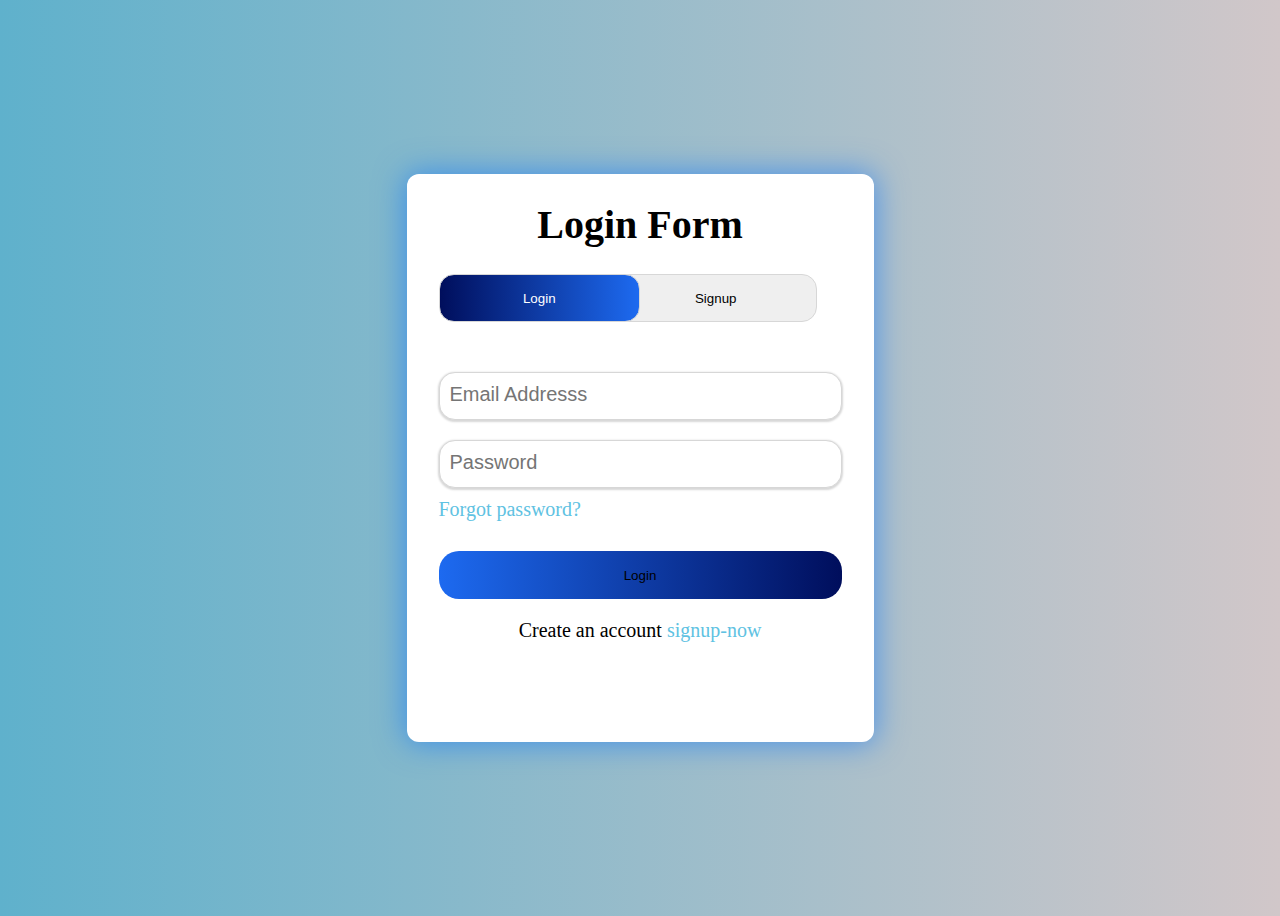
<file: index.html>
<!DOCTYPE html>
<html>
    <head>
        <link rel="stylesheet" href="style.css">
        <title>Login Form</title>
    </head>
    <body>
        <form class="wrap">
            <h1 style="text-align:center;  ">Login Form</h1>
            <div class="auth-btn">
                <button type="button" class="toggle-btn"  style="z-index:2; background:linear-gradient(to right,rgb(0, 14, 92),rgb(29, 106, 240)) ;color:white">Login</button>
                
                <button type="button" class="toggle-btn"  style="margin-left:-25px" >Signup</button>
            </div>
                

                    <input type="email" placeholder="Email Addresss">
                    <input type="password" placeholder="Password"  style="margin-bottom:10px">


                    <br>

                    <a >Forgot password?</a>

                        
                            <button  class="btn"  type="submit">Login</button>
                        
                        <p>Create an account  <a href="#">signup-now</a></p>


                </div>
            </div>
            </div>

        </form>
        

    </body>
</html>
</file>
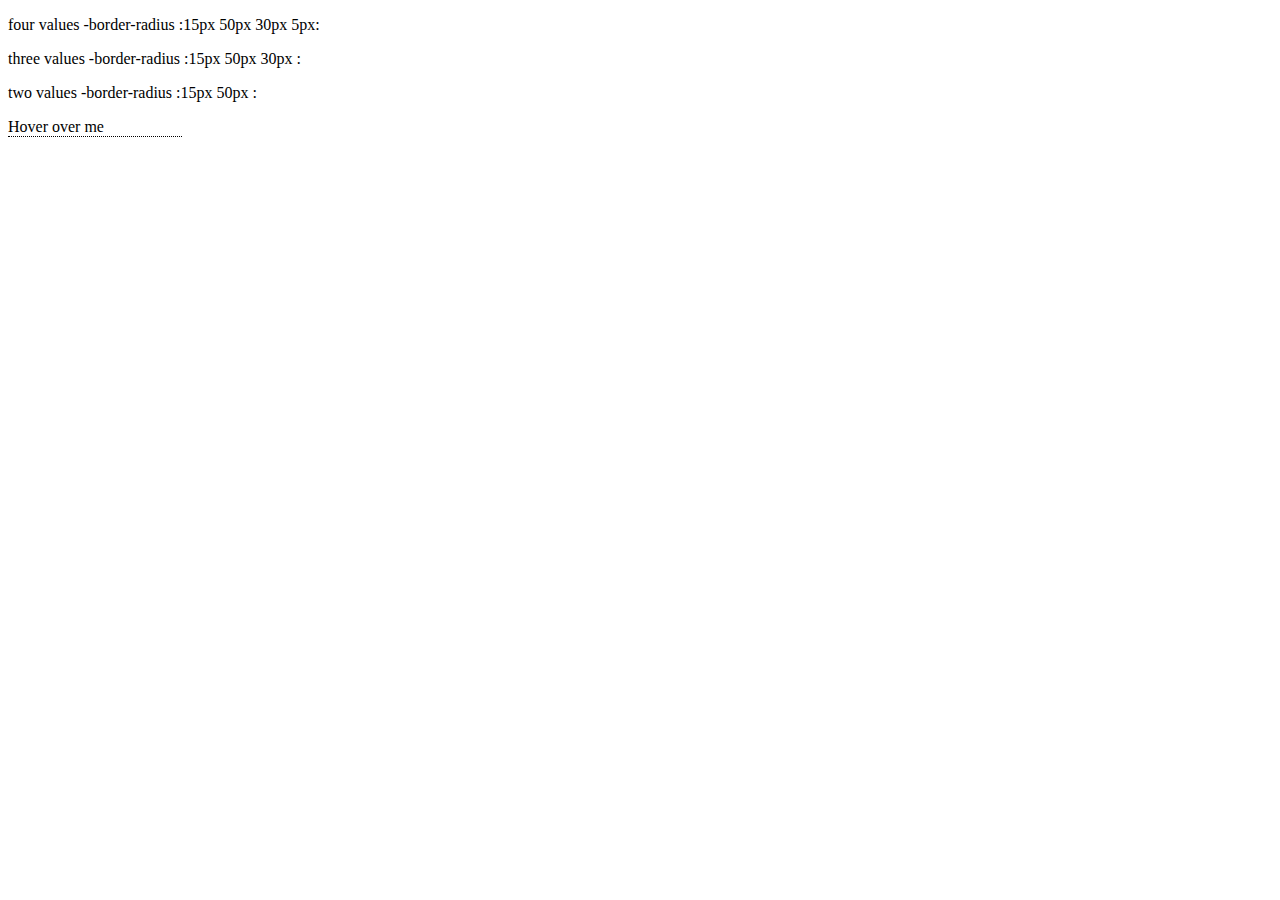
<file: advance.html>
<!DOCTYPE  html>
<html>

    <head>
        <link rel="stylesheet" href="advance.css">
        <title>#</title>
    </head>
    
    </head>
    <body>
    <p>four values -border-radius :15px 50px 30px 5px:</p>
    <p id="record"></p>

    <p>three values -border-radius :15px 50px 30px :</p>
    <p id="rcorner2"></p>

    <p>two values -border-radius :15px 50px :</p>
    <p id="rcorner3"></p>


    <div class="tooltip">
        Hover over me <span class="tooltiptext">Tooltip text</span>
    </div>
    </body>
</html>
</file>
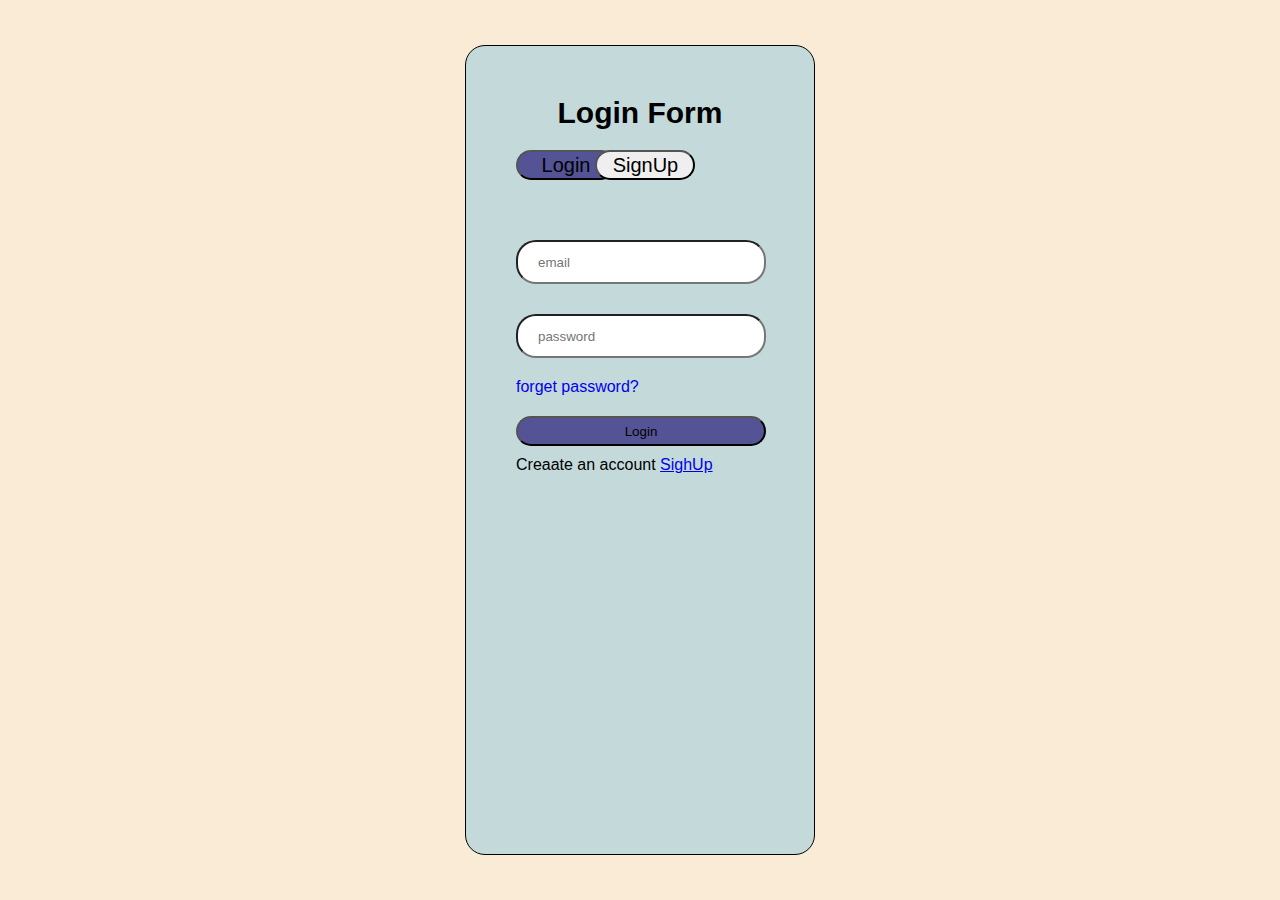
<file: index1.html>
<!DOCTYPE html>

<html lang="en">
<head>

    <title>Login</title>
    <link rel="stylesheet"  href="style1.css">
</head>
<body>
    <div class="wrapper">
        <form>
            <h1>Login Form</h1>
            <button type="submit" class="login">Login</button>
            <button type="submit" class="sign">SignUp</button>

            <div class="input-box">
                <input type="email" placeholder="email">
                <input type="password"  placeholder="password">
            </div>

            <div class="forget">
                <a href="#">forget password?</a>
            </div>

            
            <button type="submit" class="btn">Login</button>
           
                
           

            <div class="txt">
                <p>Creaate an account <a href="#">SighUp</a></p>
            
            

           
        </form>

    </div>



</body>
</html>
</file>
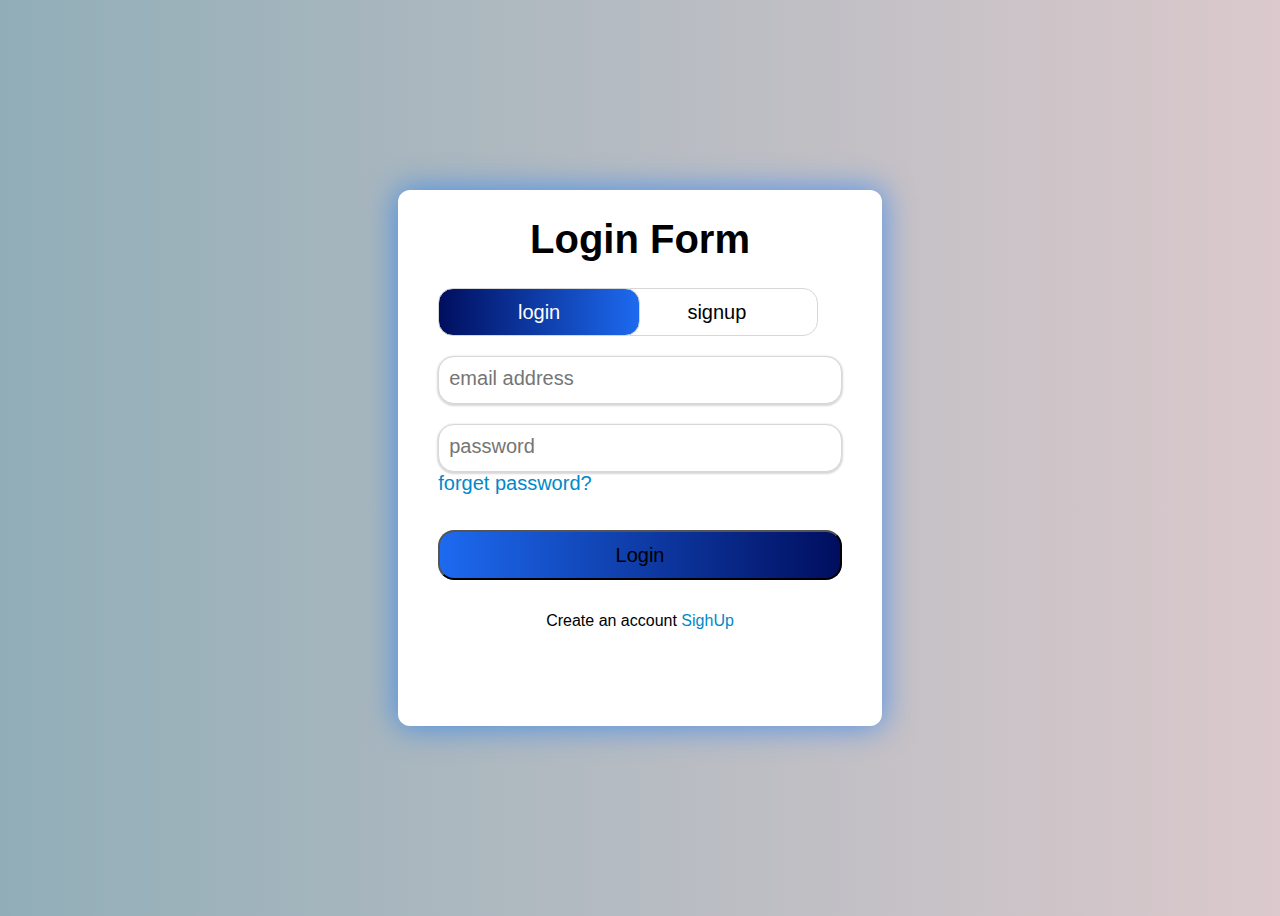
<file: index2.html>
<!DOCTYPE html>
<html>
    <head>
        <link rel="stylesheet"   href="style2.css">
        <title>Login form</title>
    </head>
    <body>
        
            <form class="wrap">
                <h1 style="text-align: center; font: weight 400px; ">Login Form</h1>

                <div class="button-toggle">
                    <button type="button"  style="background:linear-gradient(to right, rgb(0,14,94),rgb(29,106,240)) ; z-index: 2; color:white;" class="auth-button">login</button>
                    <button type="button" class="auth-button"  style="margin-left: -24px;">signup</button>
                </div>
                <div class="input-box">
                    <input  type="email"  placeholder="email address"   style="margin: top 56px;px">
                    <input type="password" placeholder="password">
                    
                </div>

                <div>
                    <a href="#">forget password?</a>
                </div>

                

                <button  type="submit"    class="submit-btn">Login</button>


                <div class="txt">
                    <p>Create an account <a href="#">SighUp</a></p>
                </div>

               

            </form>
       



    </body>
</html>
</file>
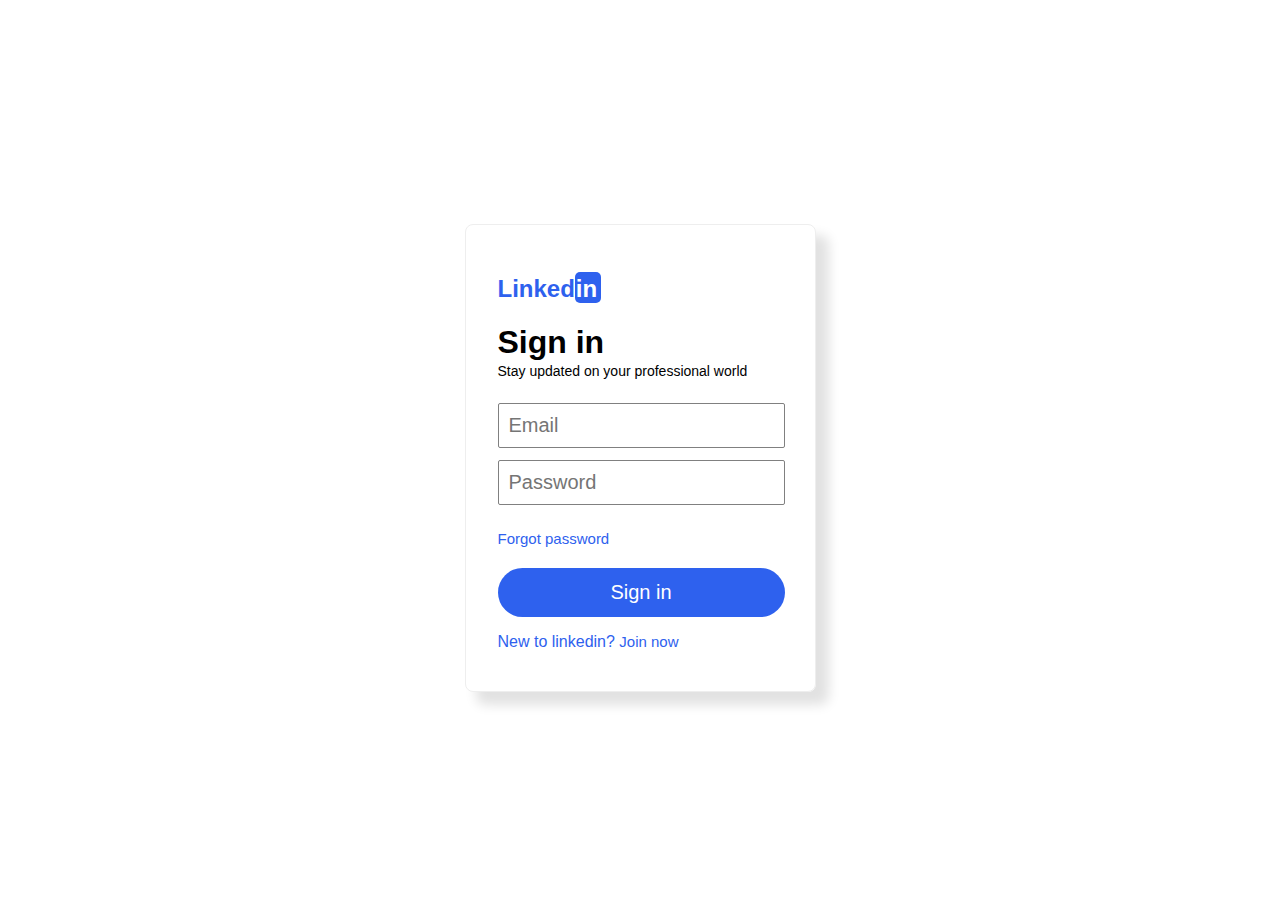
<file: linkedin.html>
<!DOCTYPE html>
<html>
    <head>
        <title>Linkedin/Login</title>
        <link rel="stylesheet"  href="linkedin.css">
    </head>
    <body>
        <form  class="wrap">
            
            <div class="icon">
                <h2 style="margin-top: 50px; color:rgb(46, 97, 238);">Linked<span style="border:1px solid transparent; background-color:rgb(46, 97, 238); color:white; padding-top:2px ; border-radius:5px; padding-right:3px; padding-bottom: 0px; ">in</span></h2>             
            </div>

            <h1 style="margin-bottom:-12px;">Sign in</h1>
            <p style="font-size: 14px;">Stay updated on your professional world</p>

            <input  class="input-box" type="email" placeholder="Email"  style="margin-top: 10px;" ><br>
            <input  class="input-box" type="password" placeholder="Password"   style="margin-bottom:25px;" > <br>

            <a href="#"    >Forgot password</a><br>

            <button type="submit">Sign in</button  >

            <p style="margin-bottom: 40px;  color:rgb(46, 97, 238);"> New to linkedin? <a href="# ">Join now</a></p>

            
        </form>
    </body>
</html>
</file>
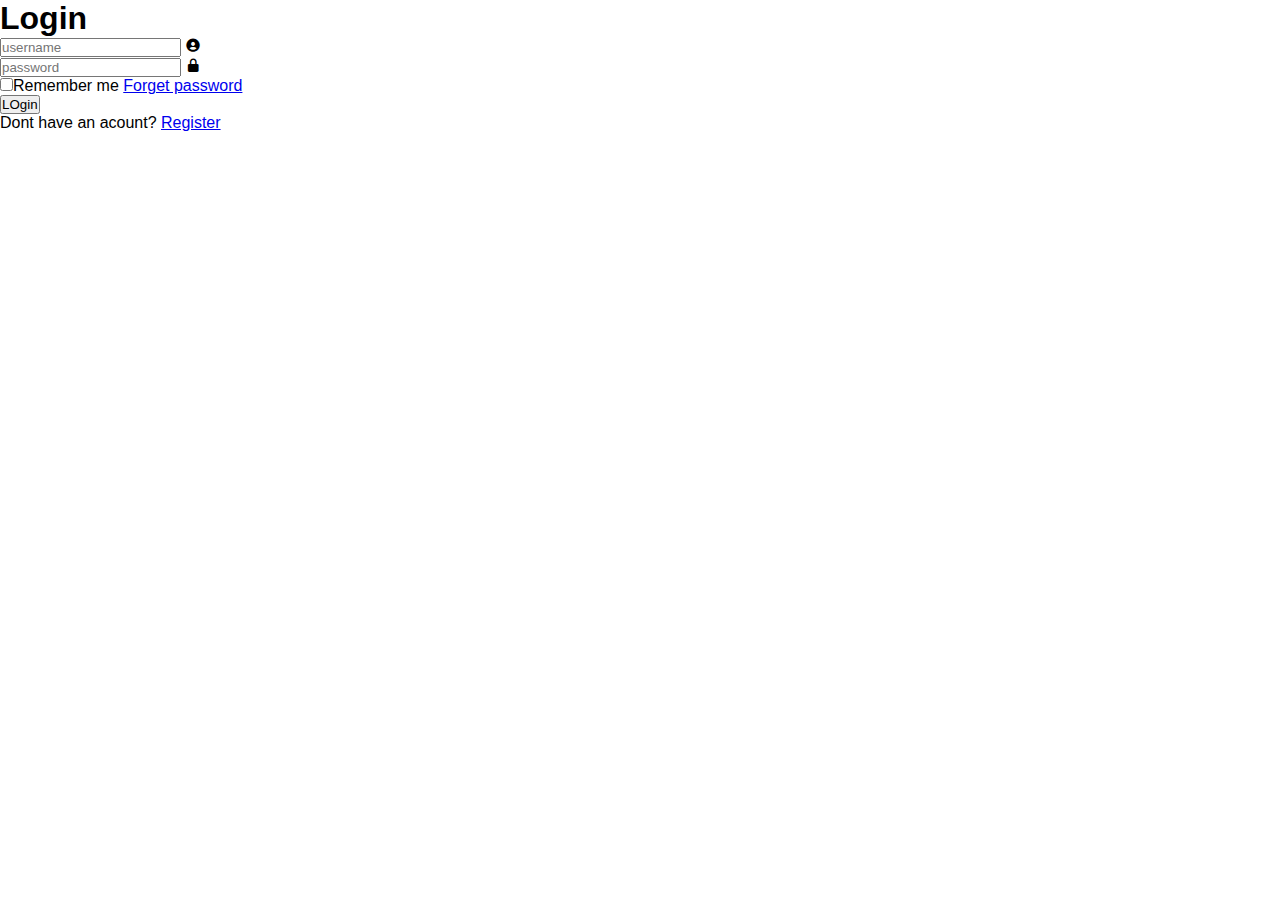
<file: w3.1.html>
<!DOCTYPE html>
<html>
    <head>
        <title>#</title>
        <link rel="stylesheet" href="w3.1.css">
        <link href='https://unpkg.com/boxicons@2.1.4/css/boxicons.min.css' rel='stylesheet'>
    <body>
        <div class="wrapper">
            <form>
                <h1>Login</h1>
                <div class="input-box">
                    <input type="text"  placeholder="username">
                    <i class='bx bxs-user-circle' ></i>
                </div>

                <div class="input-box">
                    
                    <input type="password"  placeholder="password">
                    <i class='bx bxs-lock-alt'></i>
                </div>

                <div class="remember-forget">
                    <label><input type="checkbox">Remember me </label>
                    <a href="#">Forget password</a>
                </div>

                <button type="submit" class="btn">LOgin</button>

                <div class="register">
                    <p>Dont have an acount? <a href="#">Register</a></p>
                </div>


            </form>
        </div>

       
        
    </body>
</html>
</file>
<file: style.css>
*{
   box-sizing: border-box;

}

body{
   display: flex;
   justify-content: center;
   align-items: center;
   height: 100vh;
   background: linear-gradient(to right,rgb(95, 177, 204),rgb(209, 199, 201));
}

.wrap{
    margin: auto;
    border-radius: 12px;
    border: 1px solid;
    align-content:center ;
    justify-content: space-evenly;
    padding-left: 32px;
    padding-right: 32px;
    font-size: 20px;
    background-color: white;
    box-shadow: 0px 0px 30px 2px rgba(0,110,255,0.54);
    border: none;
}

.auth-btn{
    display: flex;
    width: 100%;
    margin-bottom: 30px;
   
}

.toggle-btn{
   
    width: 50%;
    border-radius: 15px;
    height: 48px;
    text-align: center;
    padding: 10px;
    border: 1px solid rgb(215,215,215);
}

input{
    margin-top: 20px;
    border-radius: 16px;
    height: 48px;
    width: 100%;
    padding: 10px;
    border: 1px solid rgb(215,215,215);
    box-shadow: 0px 1px 2px 1px rgb(215,215,215);

}

input::placeholder{
    font-size: 20px;
}

a{
   text-decoration: none;
   color: rgb(96, 194, 226);  
}
a:hover{
    color:rgb(221, 213, 213);
}

.btn{
    width: 100%;
    height: 48px;
    text-align:center;
    border-radius: 20px;
    margin-top: 30px;
    border: 1px transparent;
    background:linear-gradient(to right, rgb(29, 106, 240),rgb(0, 14, 92)) ;
}

p{
    text-align: center;
    margin-bottom: 100px;

}
</file>
<file: advance.css>
/* 

body{
    background-image: url([data-uri]);
     background-image: url([data-uri]);
    background-position: right bottom;
    background-repeat: no-repeat;
    background: conic-gradient(red, yellow ,green , black);
    border:50%;
    
}     
#rcorner1{
    border-radius: 15px 50px 30px 5px;
    background-color: #73ad21;
    padding: 20px;
    width: 200px;
    height: 100px;
    transform: rotate(20deg);
}

#rcorner2{
    border-radius: 20px 10px 50px ;
    background-color: #73ad21;
    padding: 20px;
    width: 200px;
    height: 100px;
    transform: scaley(0.2);
}

#rcorner3{
    border-radius: 20px 50px ;
    background-color: #73ad21;
    padding: 20px;
    width: 20px;
    height: 10px;
   
    transition:width 2s ;
    transition-timing-function: linear;
}

#rcorner3:hover{
    width: 20px;
    background-color: aqua;
}
#rcorner3{
    border-radius: 15px ;
    background-color: red;
    padding: 20px;
    width: 20px;
    height: 10px;
    animation-name: exmaple;
    animation-duration: 4s;
}

@keyframes exmaple{
    0%   {background-color:red; left:0px; top:0px;}
  25%  {background-color:yellow; left:200px; top:0px;}
  50%  {background-color:blue; left:200px; top:200px;}
  75%  {background-color:green; left:0px; top:200px;}
  100% {background-color:red; left:0px; top:0px;}
} */


.tooltip{
    position: relative;
    display: inline-block;
    border-bottom: 1px dotted black;

}

.tooltip .tooltiptext{
    visibility: hidden;
}
</file>
<file: style1.css>
*{
    margin: 0;
    padding: 0px;
    box-sizing: border-box;
    font-family: "poppies",sans-serif;
   
}


body{
    display: flex;
    justify-content: center;
    align-items: center;
    height: 100vh;
    background-image: url(https://static.toiimg.com/thumb/msid-106098609,width-1280,height-720,resizemode-4/106098609.jpg)  ;
    background-repeat: no-repeat;
    background-color: antiquewhite;
    
    
}
image{
    background-size: cover;
}

.wrapper{
    border: 1px solid;
    height: 90vh;
    padding: 50px;
    width: 350px;
    background-color: rgb(196, 218, 218);
    border-radius: 20px;
}


   
    
   


h1{
    text-align: center;
    margin-bottom: 20px;
    font-size: 30px;
}

.login{
    width: 100px;
    height: 30px;
    border-radius: 30px;
    font-size: 20px;
    margin-right:-25px;
    align-items: center;
    background-color:rgb(83, 83, 150);
    
}


.login:hover{
    background-color: azure;}

.sign{
    width: 100px;
    height: 30px;
    border-radius: 30px;
    font-size: 20px;
    align-items: center;
    
}


.input-box{
    margin-top: 30px;
    margin-bottom:   20px;
    display: block;
}

.input-box input{
    width: 250px;
    height: 30px;
    padding: 20px;
    border-radius: 20px;
    margin-top: 30px;
}

.forget a{
    margin-top: 10px;
    text-decoration: none;

}
.forget:hover{
    background-color: rgb(79, 124, 124);
    
}


.btn{
    width: 250px;
    height: 30px;
    border-radius: 30px;
    background-color:rgb(83, 83, 150);
    color: black;
    margin-top: 20px;

}


.btn:hover{
    background-color: azure;
}
.txt{
    margin-top: 10px;
}
</file>
<file: style2.css>
*{
    
    box-sizing: border-box;
    font-family: sans-serif;


}


body{
    display: flex;
    justify-content: center;
    align-items: center;
    height: 100vh;

   background: linear-gradient(to right,rgb(145, 174, 184) ,rgb(219, 201, 204));
    
}

.wrap{
    background-color: white;
    box-shadow: 0px 0px 30px 2px rgba(0, 110 , 255 , 0.54);
    border-radius: 12px;
    margin: auto;
    align-items: center;
    justify-content: space-evenly;
    padding-left: 40px;
    padding-right: 40px;
    font-size: 20px;
}

.button-toggle{
    display: flex;
    width: 100%;
}
 .auth-button{
    width: 50%;
   border-radius: 15px;
   text-align: center;
   height: 48px;
   font-size: 20px;
   padding: 5px;
   background-color: white;
   border: 1px solid rgb(215,215,215);
 }


 input{
    width: 100%;
    padding: 10px;
    border-radius: 16px;
    margin-top:20px;
    height: 48px;
    border: 1px  solid rgb(215,215,215);  
    box-shadow: 0px 1px 2px 1px rgb(215,215,215);
   
 }


 .submit-btn{
    width: 100%;
    
    border-radius: 16px;
    padding: 10px;
    text-align: center;
    height: 50px;
    margin-top: 35px;
    font-size: 20px;
    background: linear-gradient(to right ,rgb(29, 106, 240), rgb(0, 14, 94));
    
   
   
 }

 input::placeholder{
    font-size: 20px;
 }

 .txt{
   font-size: 16px;
   text-align: center;
   margin-top: 32px;
   margin-bottom: 96px;
 }


  a{
    text-decoration: none;
    color: rgb(0,137,201);
 }

 .txt a:hover{
    color:rgb(230, 223, 223);
 }
</file>
<file: linkedin.css>
*{
    box-sizing: border-box;
   
    padding: 0px;
    font-family: Arial, Helvetica, sans-serif;
}

body{
   display: flex;
   justify-content: center;
   align-items: center;
   height: 100vh;
   

}

.wrap{
    margin: auto;
   
    border: 1px solid rgb(238, 238, 238);
    align-content: center;
    justify-content: center;
    padding-left: 32px;
    padding-right: 30px;
    border-radius: 8px;
    flex-direction: column;
    box-shadow:  12px 12px 12px 1px  rgb(226, 226, 226) ;

}

input{
    padding: 10px;
    margin-bottom:12px;
    width: 100%;
    box-shadow: 0px 0px;
    border: 1px solid grey;
    border-radius: 2px;
    font-size: 20px;
}

a{
    text-decoration: none;
    color:rgb(46, 97, 238);
    font-size: 15px;
    font-weight: 500;

   
}

a:hover{
    color: rgb(33, 98, 119);
}

button{
    width: 100%;
    padding: 12px;
    border-radius: 60px;
    color: white;
    background-color: rgb(46, 97, 238);
    font-size: 20px;
    border: 1px solid transparent;
    margin-top: 20px;

    
}

button:hover{
    background-color: lightblue;
    color: black;
}
</file>
<file: w3.1.css>
*{
    margin: 0;
    padding: 0;
    box-sizing: border-box;
    font-family: sans-serif;
}
</file>
